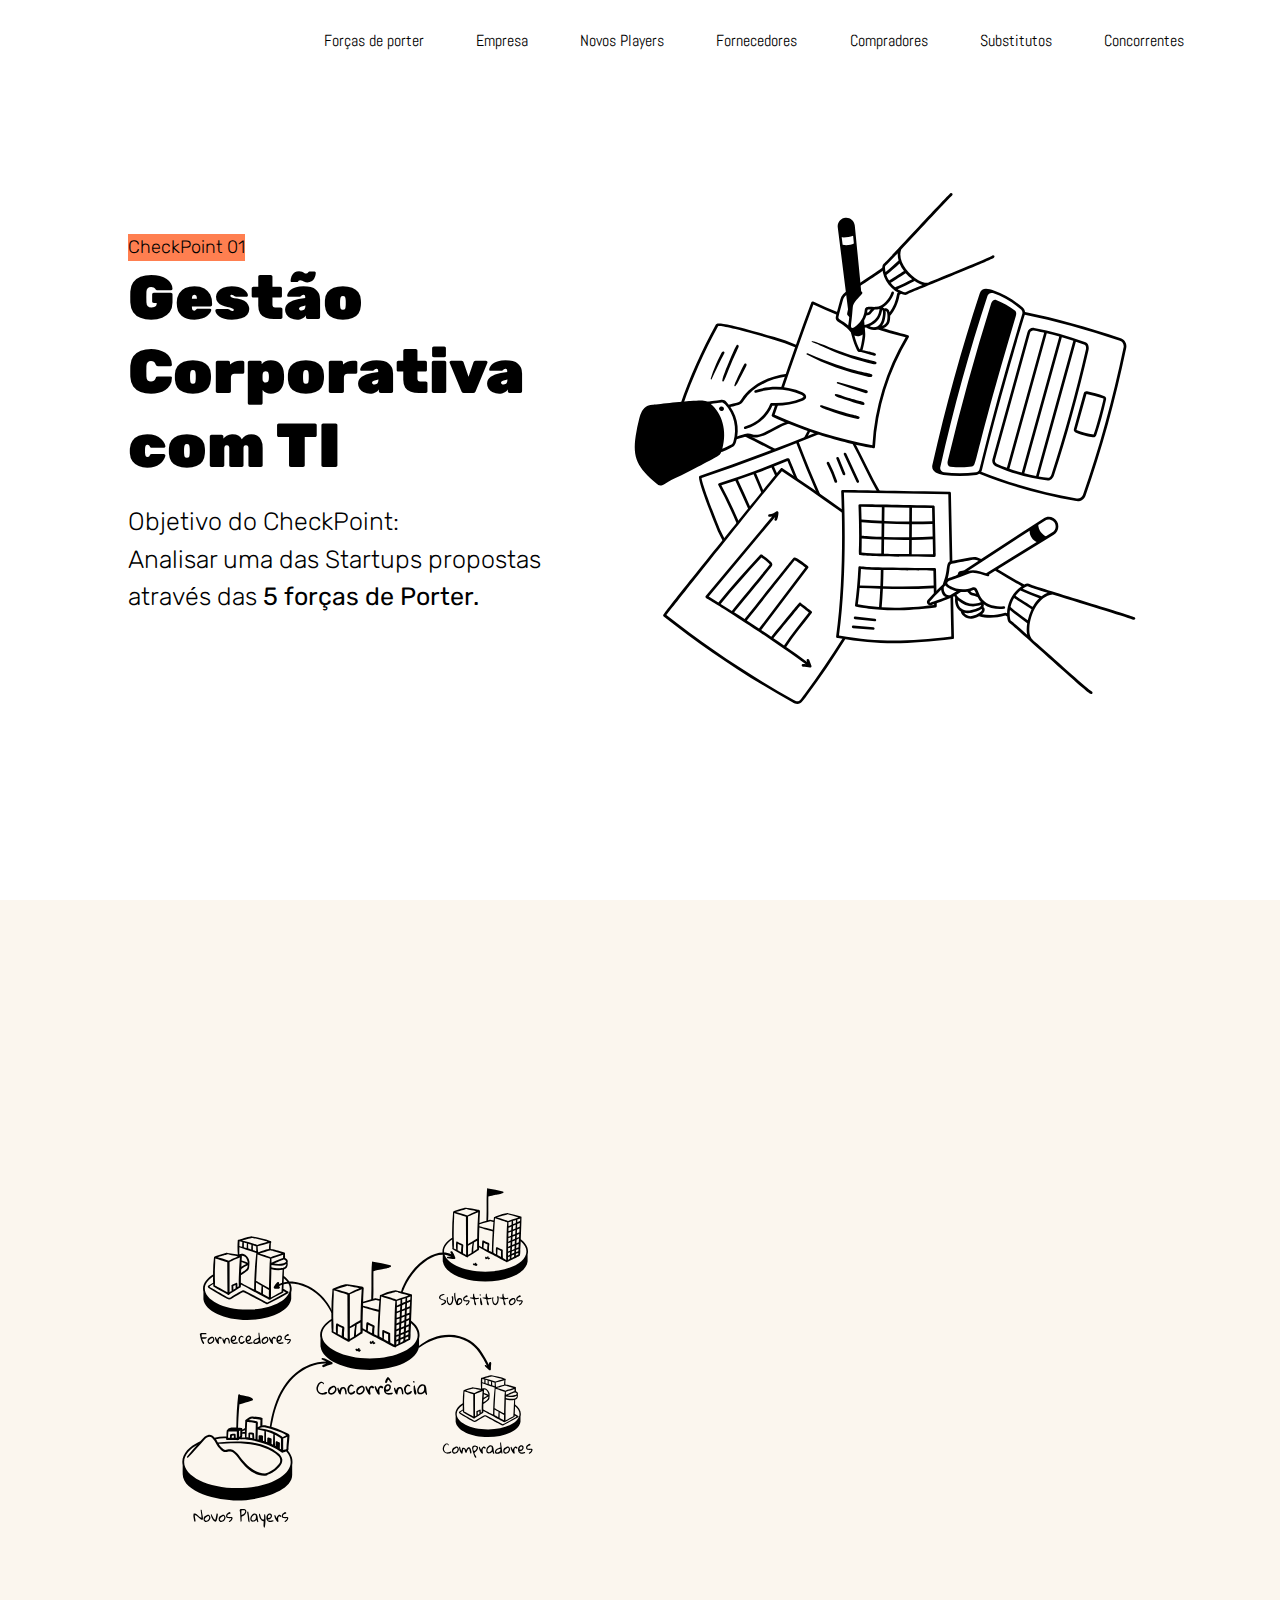
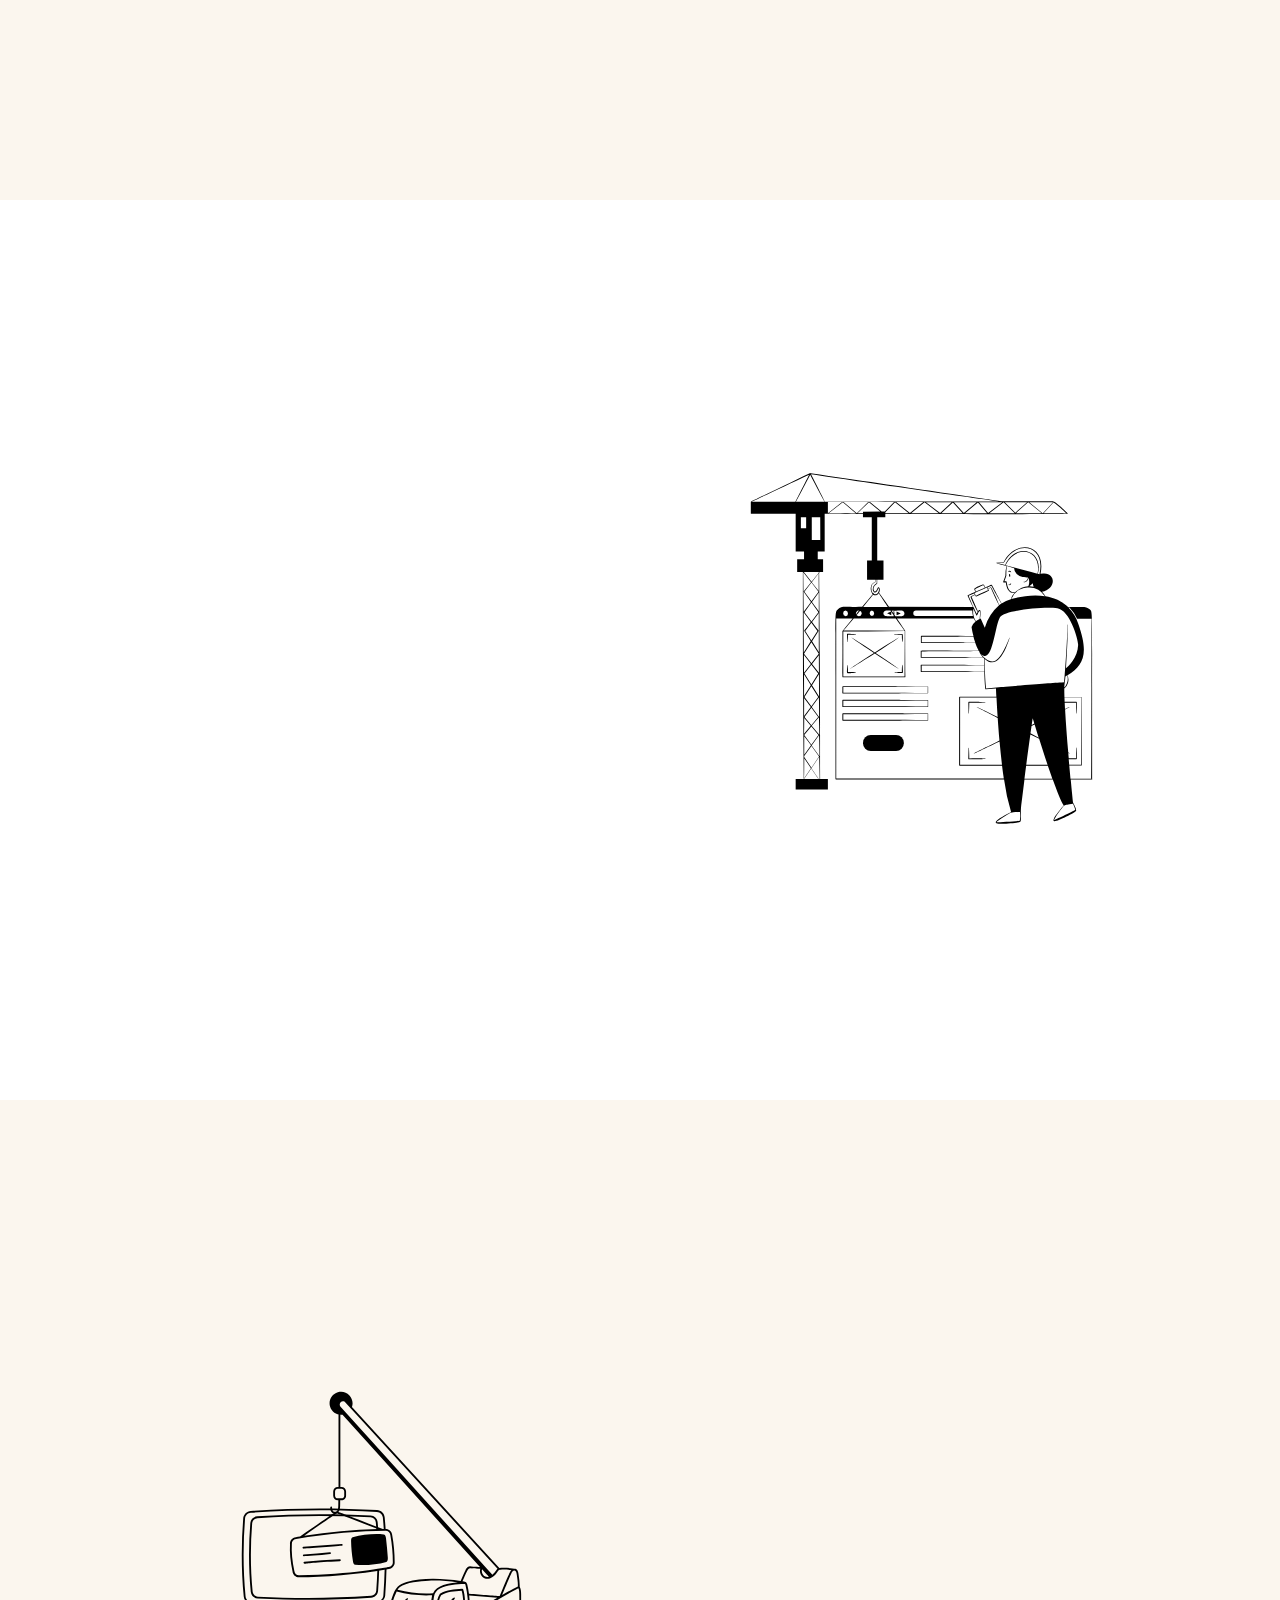
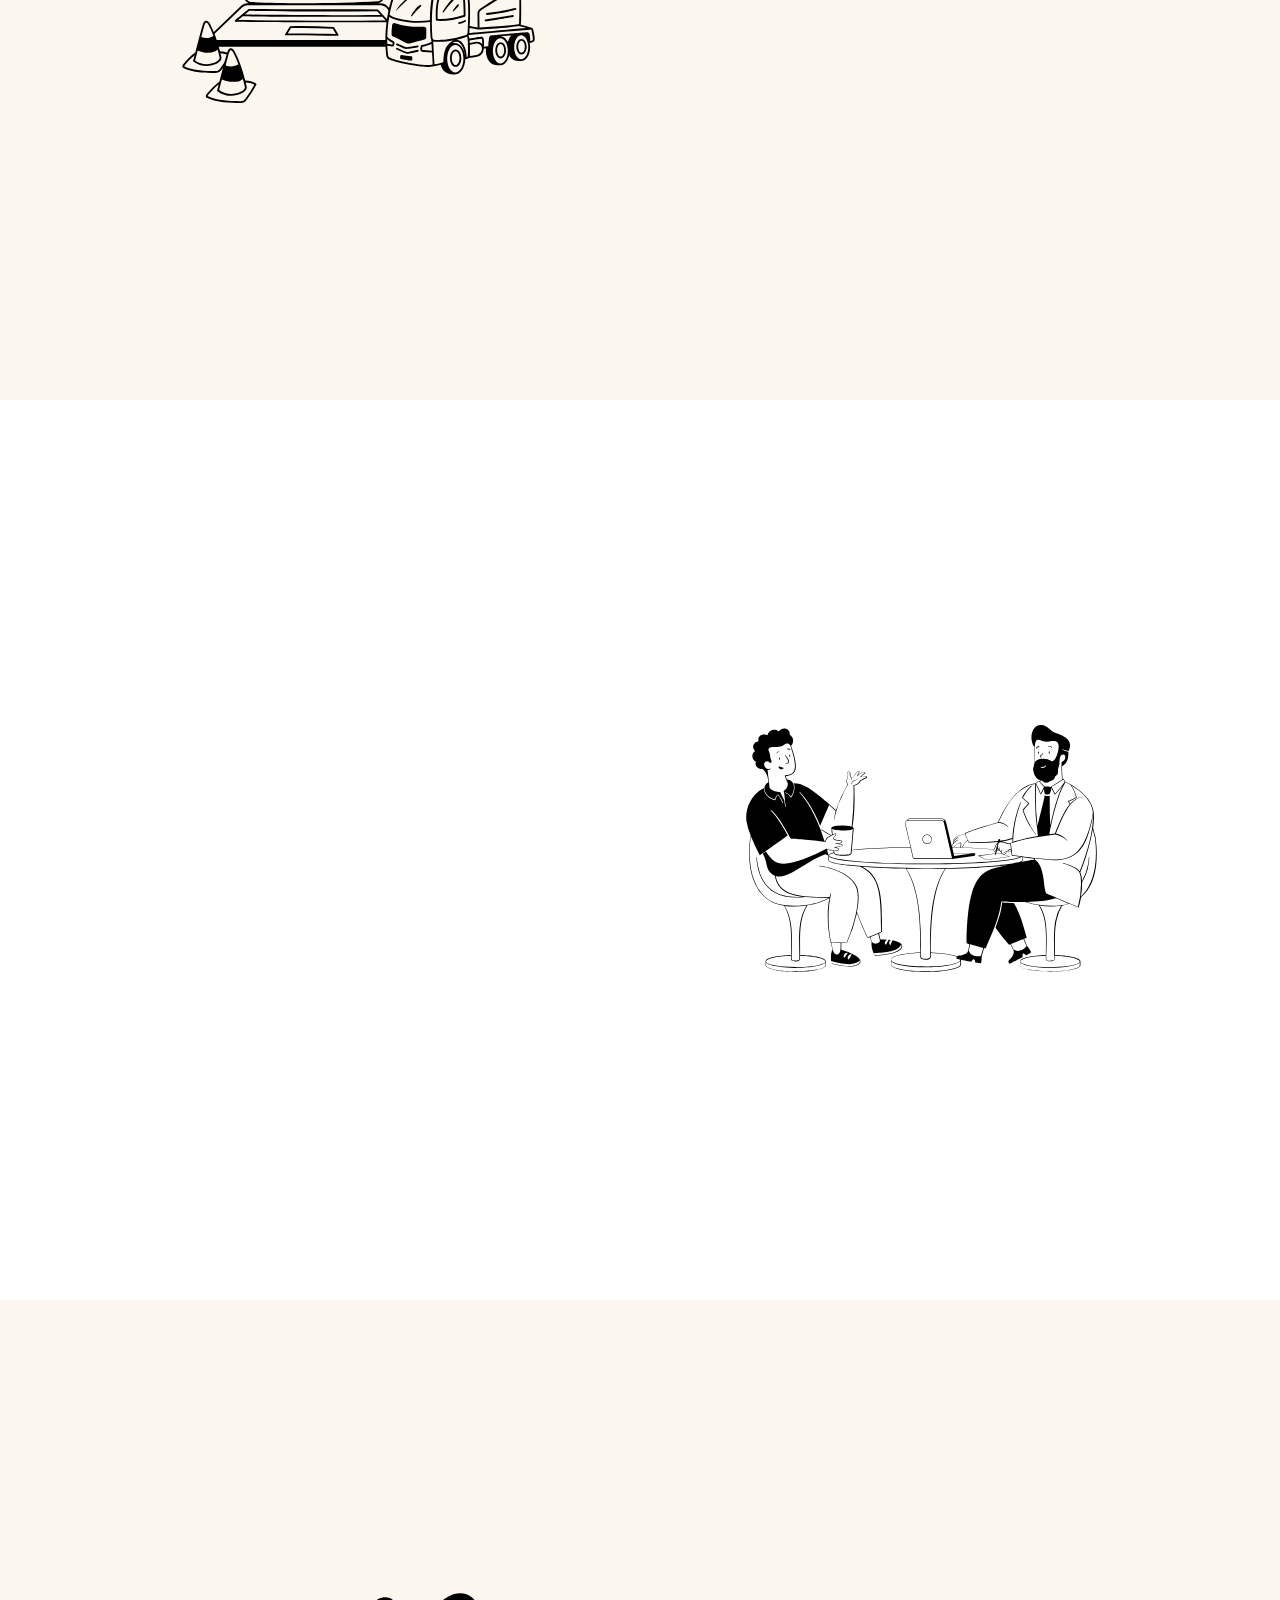
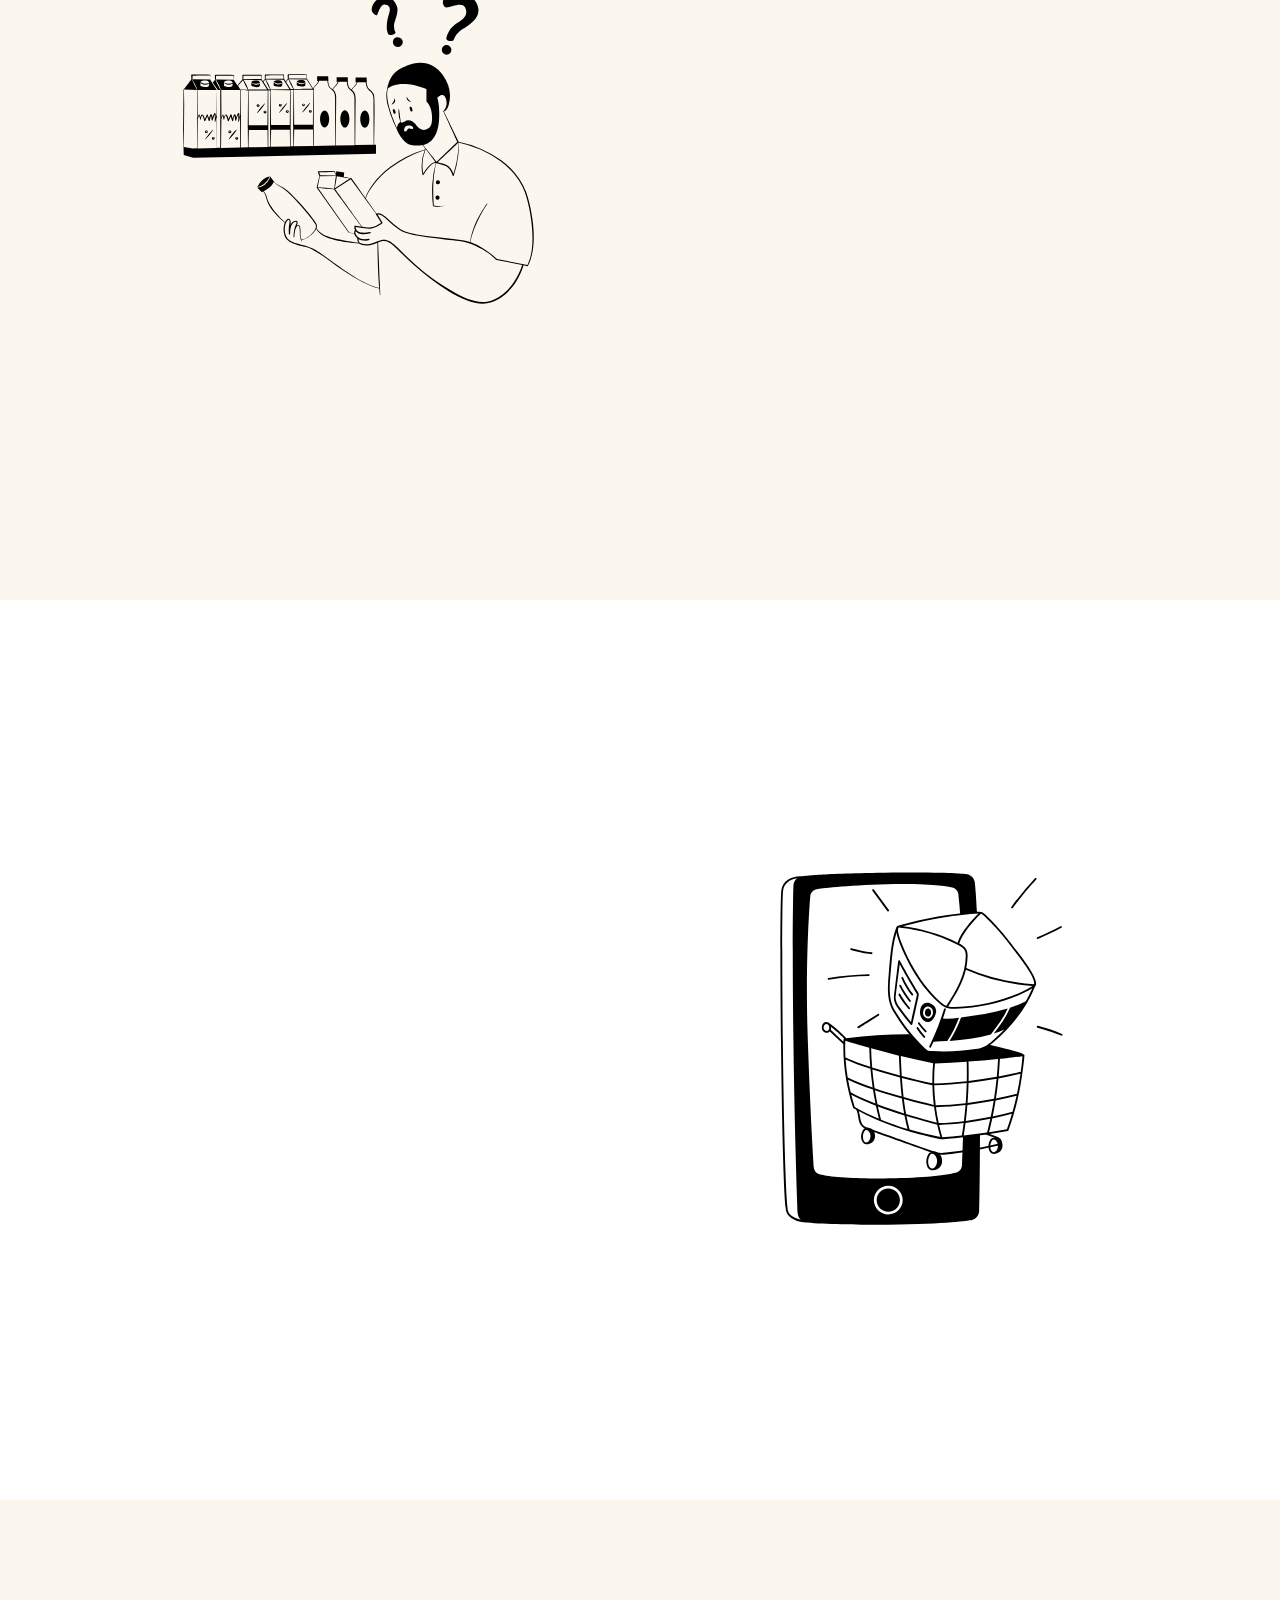
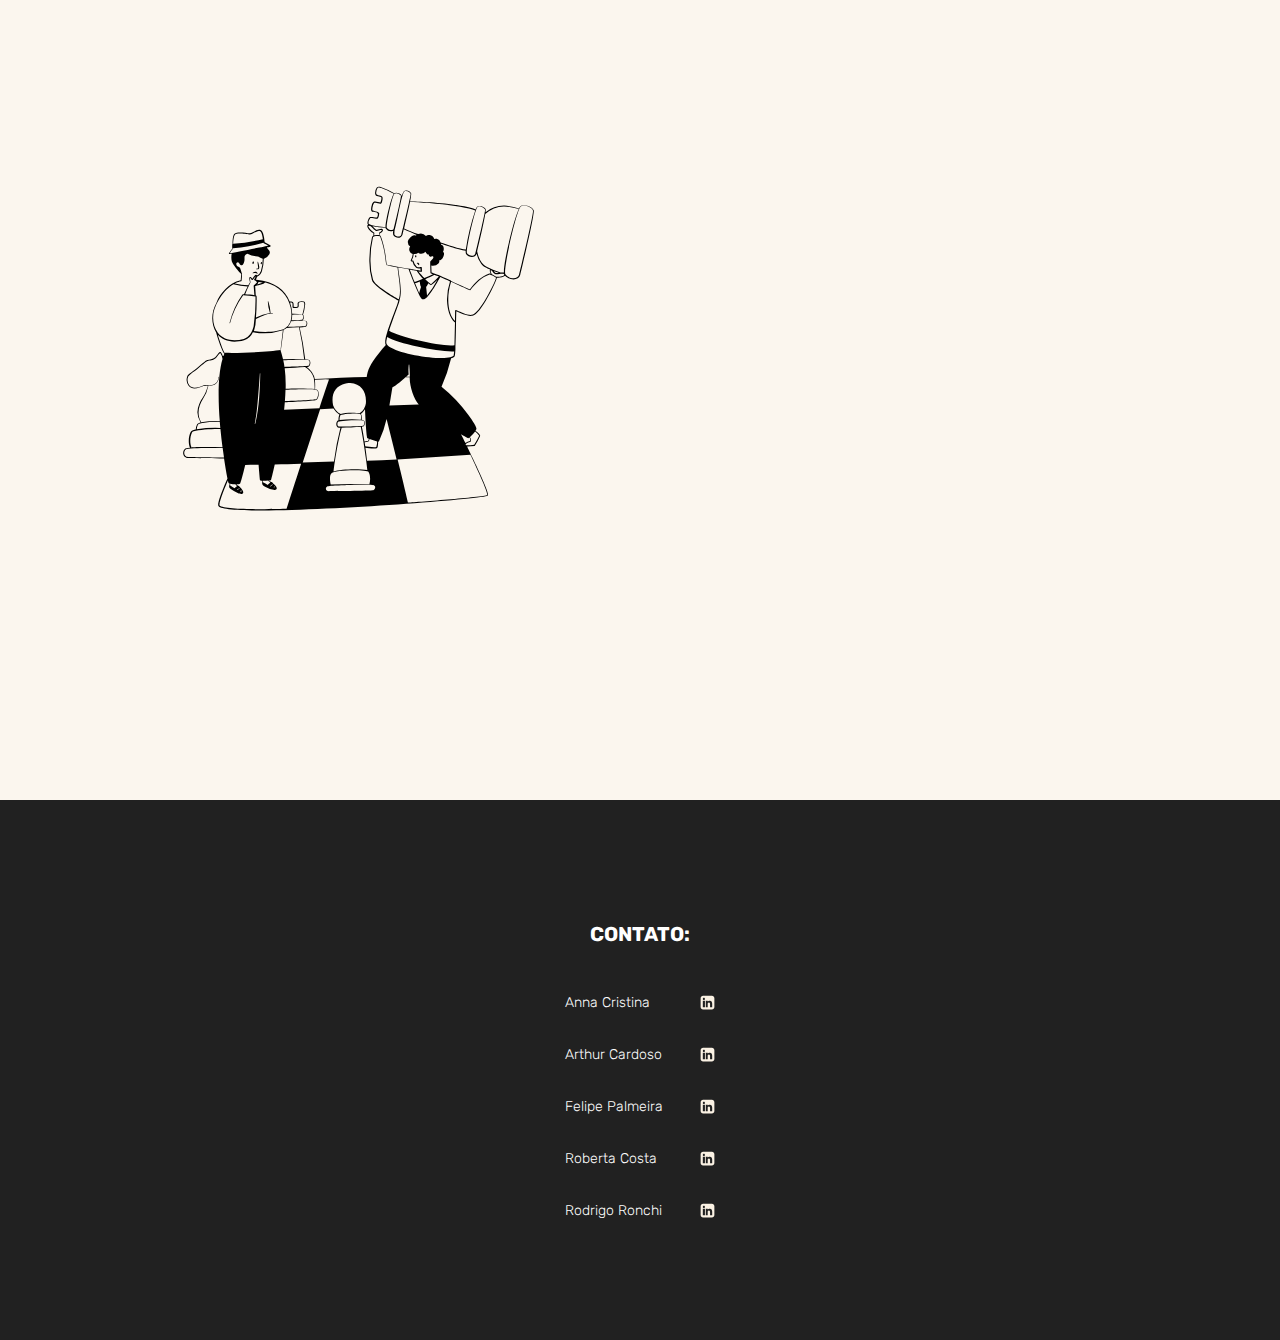
<file: index.html>
<!DOCTYPE html>
<html lang="pt-BR">

<head>
  <meta charset="UTF-8">
  <meta http-equiv="X-UA-Compatible" content="IE=edge">
  <meta name="viewport" content="width=device-width, initial-scale=1.0">
  <link rel="shortcut icon" href="./images/favicon.svg" type="image/x-icon">
  <link
    href="https://fonts.googleapis.com/css2?family=Abel&family=Rubik:ital,wght@0,300;0,400;0,500;0,600;0,700;0,900;1,300;1,400;1,500;1,600;1,700&display=swap"
    rel="stylesheet">


  <link rel="stylesheet" href="./css/reset.css">
  <link rel="stylesheet" href="./css/style.css">

  <title>Checkpoint 01</title>
</head>

<body>
  <header>
    <nav>

      <ul>
        <li><a href="./index.html">Forças de porter</a></li>
        <li><a href="#empresa">Empresa </a></li>
        <li><a href="./novos-players.html">Novos Players</a></li>
        <li><a href="./fornecedores.html">Fornecedores</a></li>
        <li><a href="./compradores.html">Compradores</a></li>
        <li><a href="./produtos-substitutos.html">Substitutos</a></li>
        <li><a href="./concorrentes.html">Concorrentes</a></li>
      </ul>
      <span class="menu-button">
        <svg viewBox="0 0 100 80" width="30" height="30">
          <rect width="100" height="10"></rect>
          <rect y="30" width="100" height="10"></rect>
          <rect y="60" width="100" height="10"></rect>
        </svg>
      </span>
    </nav>
  </header>

  <main>
    <section>
      <div class="headline" id="home">

        <div class="txt">
          <div class="realce checkpoint-color">
            <p>CheckPoint 01</p>
          </div>
          <h1 class="h1-home">Gestão Corporativa com TI</h1>
          <p class="p-home">Objetivo do CheckPoint:<br> Analisar uma das Startups propostas através das <strong>5 forças
              de
              Porter.</strong> </p>
          <a href="#" class="btn"></a>
        </div>

        <div class="home-illustration-width  home-illustration">
          <!--https://www.streamlinehq.com/illustrations/milano -->
          <img src="./images/feasibility-meeting.svg" alt="gestão corporativa de ti">
        </div>
      </div>
    </section>

    <section id="hero" class="bg">
      <div class="headline porter">

        <div class="txt">
          <div class="realce aquamarine-color ">
            <p>Forças de Porter</p>
          </div>
          <h1>O que são as 5 forças de porter?</h1>
          <p>As 5 Forças de Porter são um framework desenvolvido por Michael E. Porter, professor de negócios na Harvard
            Business School, que aponta as cinco forças competitivas que suportam e definem um negócio ou indústria.

            Apesar de ser uma metodologia com mais de 40 anos de existência, ainda é muito aplicada na hora de estudar a
            viabilidade e lucratividade de um mercado.

            O modelo é uma excelente <strong>ferramenta de análise competitiva</strong> aplicável a qualquer segmento ou
            nicho de mercado, tanto para indústria quanto para serviços. </p>
          <a href="#" class="btn"></a>
        </div>

        <div class="illustration">
          <!--https://www.streamlinehq.com/illustrations/milano -->
          <img src="./images/strategy-7.svg" class="image-size" alt="cinco forças de porter">
        </div>
      </div>

    </section>

    <section id="empresa">
      <div class="headline">

        <div class="txt">
          <div class="realce checkpoint-color">
            <p>Empresa:</p>
          </div>
          <h1>Viva Real</h1>
          <p>O Viva Real é um portal <strong>imobiliário brasileiro</strong> com uma das maiores bases de anúncios de
            imóveis. De fato,
            são mais de 5 milhões de ofertas de imóveis à venda no Brasil. Com a finalidade de locação, o portal de
            imóveis conta com quase 1 milhão de ofertas.

            O Viva Real também é o idealizador do Conecta Imobi. O maior evento para profissionais do mercado
            imobiliário do Brasil.

            Em 2017 houve a fusão do Viva Real com o Zap Imóveis. E a empresa passa a se chamar Grupo Zap. Já em março
            de 2020, a OLX Brasil anunciou a compra do Grupo ZAP por R$ 2,9 bilhões. </p>
          <a href="#" class="btn"></a>
        </div>

        <div class="illustration">
          <!--https://www.streamlinehq.com/illustrations/milano -->
          <img src="./images/site-builder-3.svg" class="image-size" alt="empresa">
        </div>
      </div>
    </section>
    <section id="um" class="bg">
      <div class="headline porter">

        <div class="txt">
          <div class="realce aquamarine-color ">
            <p>1º Força</p>
          </div>
          <h1>Novos Players </h1>
          <p>A indústria imobiliária online é altamente competitiva, mas a entrada de novos concorrentes é difícil, pois
            requer uma grande quantidade de capital para desenvolver uma plataforma eficaz e adquirir uma base de
            usuários significativa. Além disso, as principais plataformas de imóveis já têm uma forte presença de
            mercado, o que dificulta ainda mais a entrada de novos players. Portanto, a ameaça de novos entrantes é
            moderada.

          </p>
          <a href="./novos-players.html" class="button-outline-fill">Leia Mais</a>
        </div>

        <div class="illustration">
          <!--https://www.streamlinehq.com/illustrations/milano -->
          <img src="./images/on-site-work-field.svg" class="image-size" alt="novos players">
        </div>
      </div>

    </section>
    <section id="dois">
      <div class="headline">

        <div class="txt">
          <div class="realce checkpoint-color">
            <p>2º Força</p>
          </div>
          <h1>Fornecedores</h1>
          <p>Os fornecedores de imóveis são os proprietários, construtoras e incorporadoras que fornecem os imóveis a
            serem vendidos na plataforma. O poder de negociação desses fornecedores é relativamente baixo, pois eles
            dependem das plataformas de imóveis para comercializar suas propriedades. No entanto, em mercados com
            excesso de oferta, os fornecedores podem ter um pouco mais de poder de barganha, pois há mais opções
            disponíveis para escolher. Portanto, o poder de negociação dos fornecedores é moderado. </p>
          <a href="./fornecedores.html" class="button-outline-fill">Leia Mais</a>
        </div>

        <div class="illustration">
          <!--https://www.streamlinehq.com/illustrations/milano -->
          <img src="./images/conversation-businessman-customer-3.svg" class="image-size" alt="fornecedores">
        </div>
      </div>
    </section>
    <section id="tres" class="bg">
      <div class="headline porter">

        <div class="txt">
          <div class="realce aquamarine-color ">
            <p>3º Força</p>
          </div>
          <h1>Compradores </h1>
          <p>Os clientes têm um poder de negociação moderado, pois têm muitas opções disponíveis quando se trata de
            escolher uma plataforma de imóveis online. Eles podem facilmente comparar preços, recursos e opções de
            propriedade em diferentes plataformas e escolher aquela que oferece a melhor combinação de qualidade e
            preço. No entanto, as principais plataformas de imóveis têm uma forte presença de mercado, o que pode
            limitar as opções dos clientes. Portanto, o poder de negociação dos clientes é moderado.

          </p>
          <a href="./compradores.html" class="button-outline-fill">Leia Mais</a>
        </div>

        <div class="illustration">
          <!--https://www.streamlinehq.com/illustrations/milano -->
          <img src="./images/customer-having-too-many-choices-3.svg" class="image-size" alt="compradores">
        </div>
      </div>

    </section>
    <section id="quatro">
      <div class="headline">

        <div class="txt">
          <div class="realce checkpoint-color">
            <p>4º Força</p>
          </div>
          <h1>Produtos substitutos</h1>
          <p>A ameaça de produtos substitutos é baixa, pois a compra de uma propriedade é um investimento de longo prazo
            e um compromisso significativo. As plataformas de imóveis online oferecem aos clientes uma maneira
            conveniente e eficiente de comprar e vender imóveis, o que pode ser difícil de substituir por outros
            produtos ou serviços. Portanto, a ameaça de produtos substitutos é baixa.
          </p>
          <a href="produtos-substitutos.html" class="button-outline-fill">Leia Mais</a>
        </div>

        <div class="illustration">
          <!--https://www.streamlinehq.com/illustrations/milano -->
          <img src="./images/emptystates-add-product.svg" class="image-size" alt="produtos substitutos">
        </div>
      </div>
    </section>
    </section>
    <section id="cinco" class="bg">
      <div class="headline porter">

        <div class="txt">
          <div class="realce aquamarine-color ">
            <p>5º Força</p>
          </div>
          <h1>Concorrentes </h1>
          <p>A rivalidade entre os concorrentes é alta, pois existem várias plataformas de imóveis online estabelecidas
            e em rápido crescimento competindo pelo mesmo mercado de usuários. A competição é intensa em termos de
            recursos, preço, qualidade do serviço e opções de propriedade oferecidas. Além disso, as principais
            plataformas de imóveis estão constantemente inovando para atrair e reter usuários, o que aumenta ainda mais
            a rivalidade. Portanto, a rivalidade entre os concorrentes é alta.

          </p>
          <a href="./concorrentes.html" class="button-outline-fill">Leia Mais</a>
        </div>

        <div class="illustration">
          <!--https://www.streamlinehq.com/illustrations/milano -->
          <img src="./images/strategy-1.svg" class="image-size" alt="concorrentes">
        </div>
      </div>

    </section>
  </main>

  <footer>

    <section class="footer">
      <div class="footer-content">
        <h2>CONTATO:</h2>
        <nav>
          <ul>
            <li><a href="https://www.linkedin.com/in/anna-cristina-don%C3%A1-araujo-309bb815a/" target="_blank"><img
                  class="linkedin" src="./images/linkedin.svg"> <span class="span-contato">Anna Cristina</span> </a>
            </li>
            <li><a href="https://www.linkedin.com/in/arthurcardoso-/" target="_blank"><img class="linkedin"
                  src="./images/linkedin.svg"> <span>Arthur Cardoso</span> </a></li>
            <li><a href="https://www.linkedin.com/in/ffdev/" target="_blank"> <img class="linkedin"
                  src="./images/linkedin.svg"> <span>Felipe Palmeira</span></a></li>
            <li><a href="https://www.linkedin.com/in/roberta-costa-677209243/" target="_blank"><img class="linkedin"
                  src="./images/linkedin.svg"> <span>Roberta Costa</span></a></li>
            <li><a href="#https://www.linkedin.com/in/rodrigo-ronchi-b68145230/" target="_blank"><img class="linkedin"
                  src="./images/linkedin.svg"> <span>Rodrigo Ronchi</span></a></li>

          </ul>
        </nav>


      </div>
    </section>

  </footer>
  <script src="./js/script.js"></script>
</body>

</html>
</file>
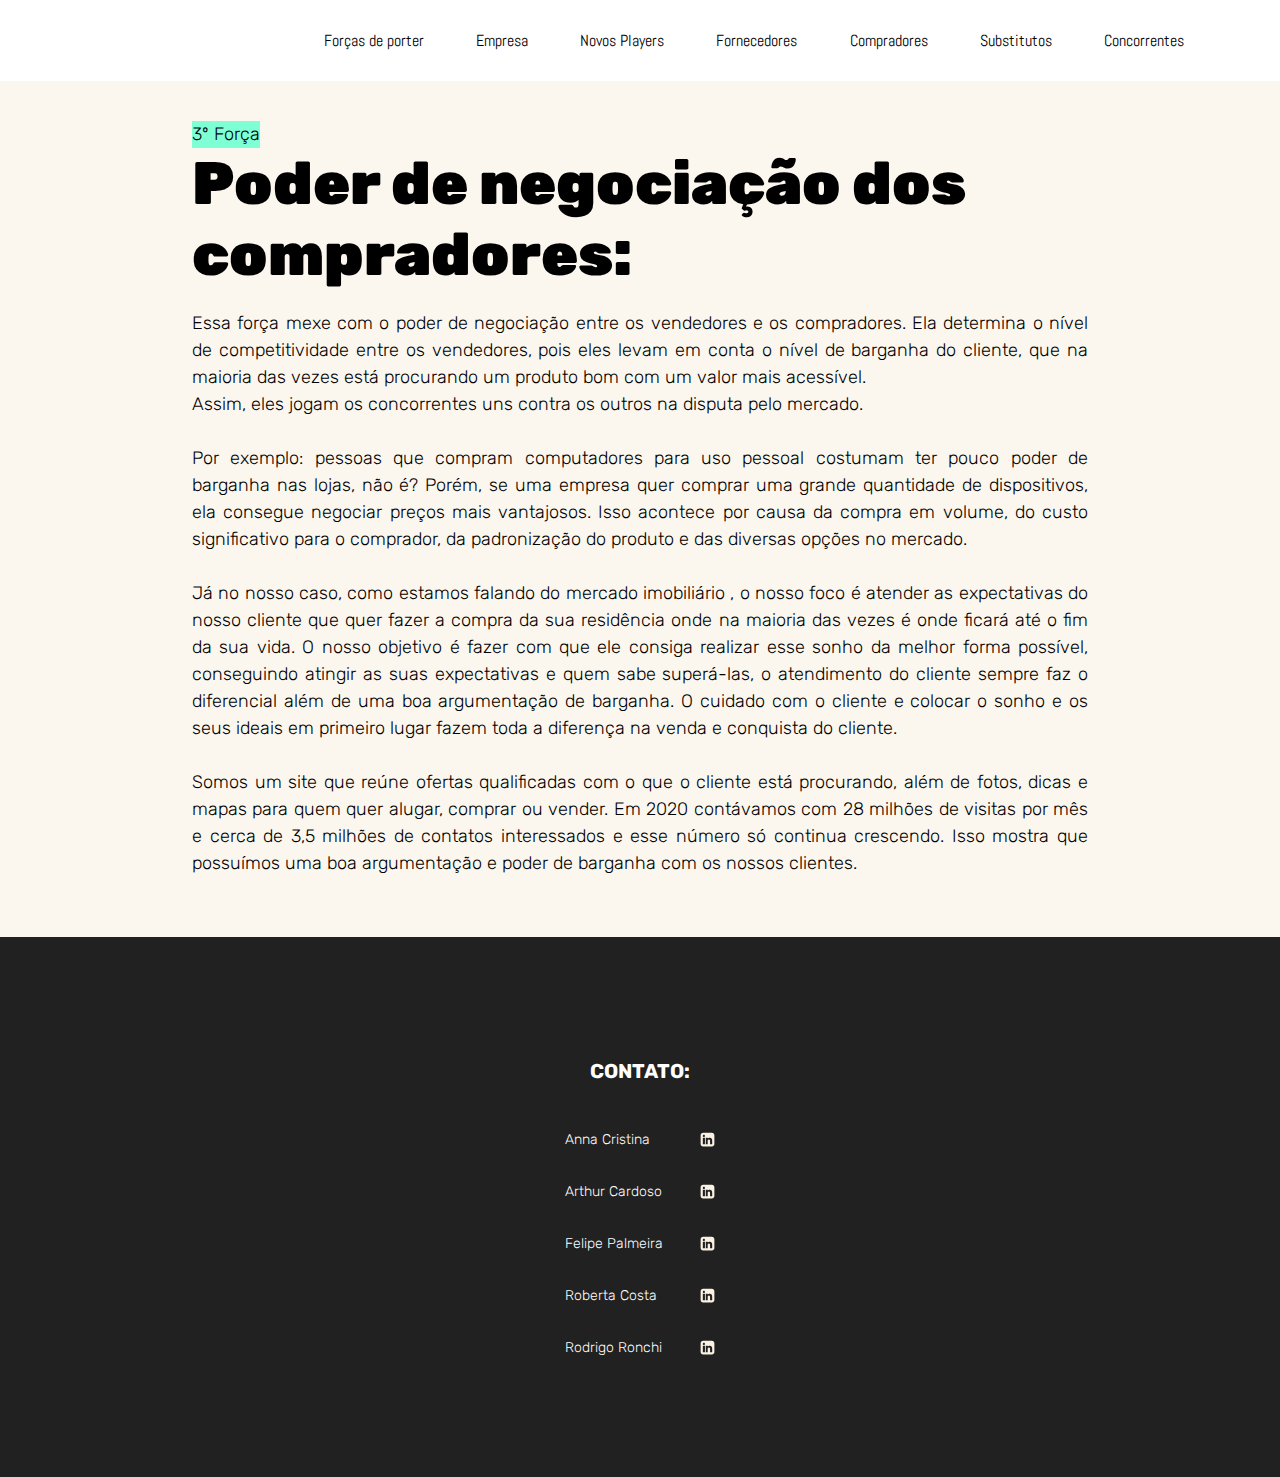
<file: compradores.html>
<!DOCTYPE html>
<html lang="pt-BR">

<head>
    <meta charset="UTF-8">
    <meta http-equiv="X-UA-Compatible" content="IE=edge">
    <meta name="viewport" content="width=device-width, initial-scale=1.0">
    <link rel="shortcut icon" href="./images/favicon.svg" type="image/x-icon">
    <link
        href="https://fonts.googleapis.com/css2?family=Abel&family=Rubik:ital,wght@0,300;0,400;0,500;0,600;0,700;0,900;1,300;1,400;1,500;1,600;1,700&display=swap"
        rel="stylesheet">


    <link rel="stylesheet" href="./css/reset.css">
    <link rel="stylesheet" href="./css/style.css">
    <link rel="stylesheet" href="./css/fornecedores.css">

    <title>Checkpoint 01</title>
</head>

<body>
    <header>
        <nav>

            <ul>
                <li><a href="./index.html">Forças de porter</a></li>
                <li><a href="./index.html">Empresa </a></li>
                <li><a href="./novos-players.html">Novos Players</a></li>
                <li><a href="./fornecedores.html">Fornecedores</a></li>
                <li><a href="./compradores.html">Compradores</a></li>
                <li><a href="./produtos-substitutos.html">Substitutos</a></li>
                <li><a href="./concorrentes.html">Concorrentes</a></li>
            </ul>
            <span class="menu-button">
                <svg viewBox="0 0 100 80" width="30" height="30">
                    <rect width="100" height="10"></rect>
                    <rect y="30" width="100" height="10"></rect>
                    <rect y="60" width="100" height="10"></rect>
                </svg>
            </span>
        </nav>
    </header>

    <main>

        <article>



            <div class="realce aquamarine-color ">
                <p>3º Força</p>
            </div>
            <h1>Poder de negociação dos compradores:</h1>

            <p>Essa força mexe com o poder de negociação entre os vendedores e os compradores.
                Ela determina o nível de competitividade entre os vendedores, pois eles levam em conta o nível de
                barganha do cliente, que na maioria das vezes está procurando um produto bom com um valor mais
                acessível.<br>
                Assim, eles jogam os concorrentes uns contra os outros na disputa pelo mercado.<br><br>

                Por exemplo: pessoas que compram computadores para uso pessoal costumam ter pouco poder de barganha nas
                lojas, não é? Porém, se uma empresa quer comprar uma grande quantidade de dispositivos, ela consegue
                negociar preços mais vantajosos. Isso acontece por causa da compra em volume, do custo significativo
                para o comprador, da padronização do produto e das diversas opções no mercado.<br><br>
                Já no nosso caso, como estamos falando do mercado imobiliário , o nosso foco é atender as expectativas
                do nosso cliente que quer fazer a compra da sua residência onde na maioria das vezes é onde ficará até o
                fim da sua vida. O nosso objetivo é fazer com que ele consiga realizar esse sonho da melhor forma
                possível, conseguindo atingir as suas expectativas e quem sabe superá-las, o atendimento do cliente
                sempre faz o diferencial além de uma boa argumentação de barganha. O cuidado com o cliente e colocar o
                sonho e os seus ideais em primeiro lugar fazem toda a diferença na venda e conquista do cliente.<br><br>
                Somos um site que reúne ofertas qualificadas com o que o cliente está procurando, além de fotos, dicas e
                mapas para quem quer alugar, comprar ou vender. Em 2020 contávamos com 28 milhões de visitas por mês e
                cerca de 3,5 milhões de contatos interessados e esse número só continua crescendo. Isso mostra que
                possuímos uma boa argumentação e poder de barganha com os nossos clientes.



            </p>


        </article>

    </main>

    <footer>

        <section class="footer">
            <div class="footer-content">
                <h2>CONTATO:</h2>
                <nav>
                    <ul>
                        <li><a href="https://www.linkedin.com/in/anna-cristina-don%C3%A1-araujo-309bb815a/"
                                target="_blank"><img class="linkedin" src="./images/linkedin.svg"> <span
                                    class="span-contato">Anna Cristina</span> </a></li>
                        <li><a href="https://www.linkedin.com/in/arthurcardoso-/" target="_blank"><img class="linkedin"
                                    src="./images/linkedin.svg"> <span>Arthur Cardoso</span> </a></li>
                        <li><a href="https://www.linkedin.com/in/ffdev/" target="_blank"> <img class="linkedin"
                                    src="./images/linkedin.svg"> <span>Felipe Palmeira</span></a></li>
                        <li><a href="https://www.linkedin.com/in/roberta-costa-677209243/" target="_blank"><img
                                    class="linkedin" src="./images/linkedin.svg"> <span>Roberta Costa</span></a></li>
                        <li><a href="#https://www.linkedin.com/in/rodrigo-ronchi-b68145230/" target="_blank"><img
                                    class="linkedin" src="./images/linkedin.svg"> <span>Rodrigo Ronchi</span></a></li>

                    </ul>
                </nav>


            </div>
        </section>

    </footer>
    <script src="./js/script.js"></script>
</body>

</html>
</file>
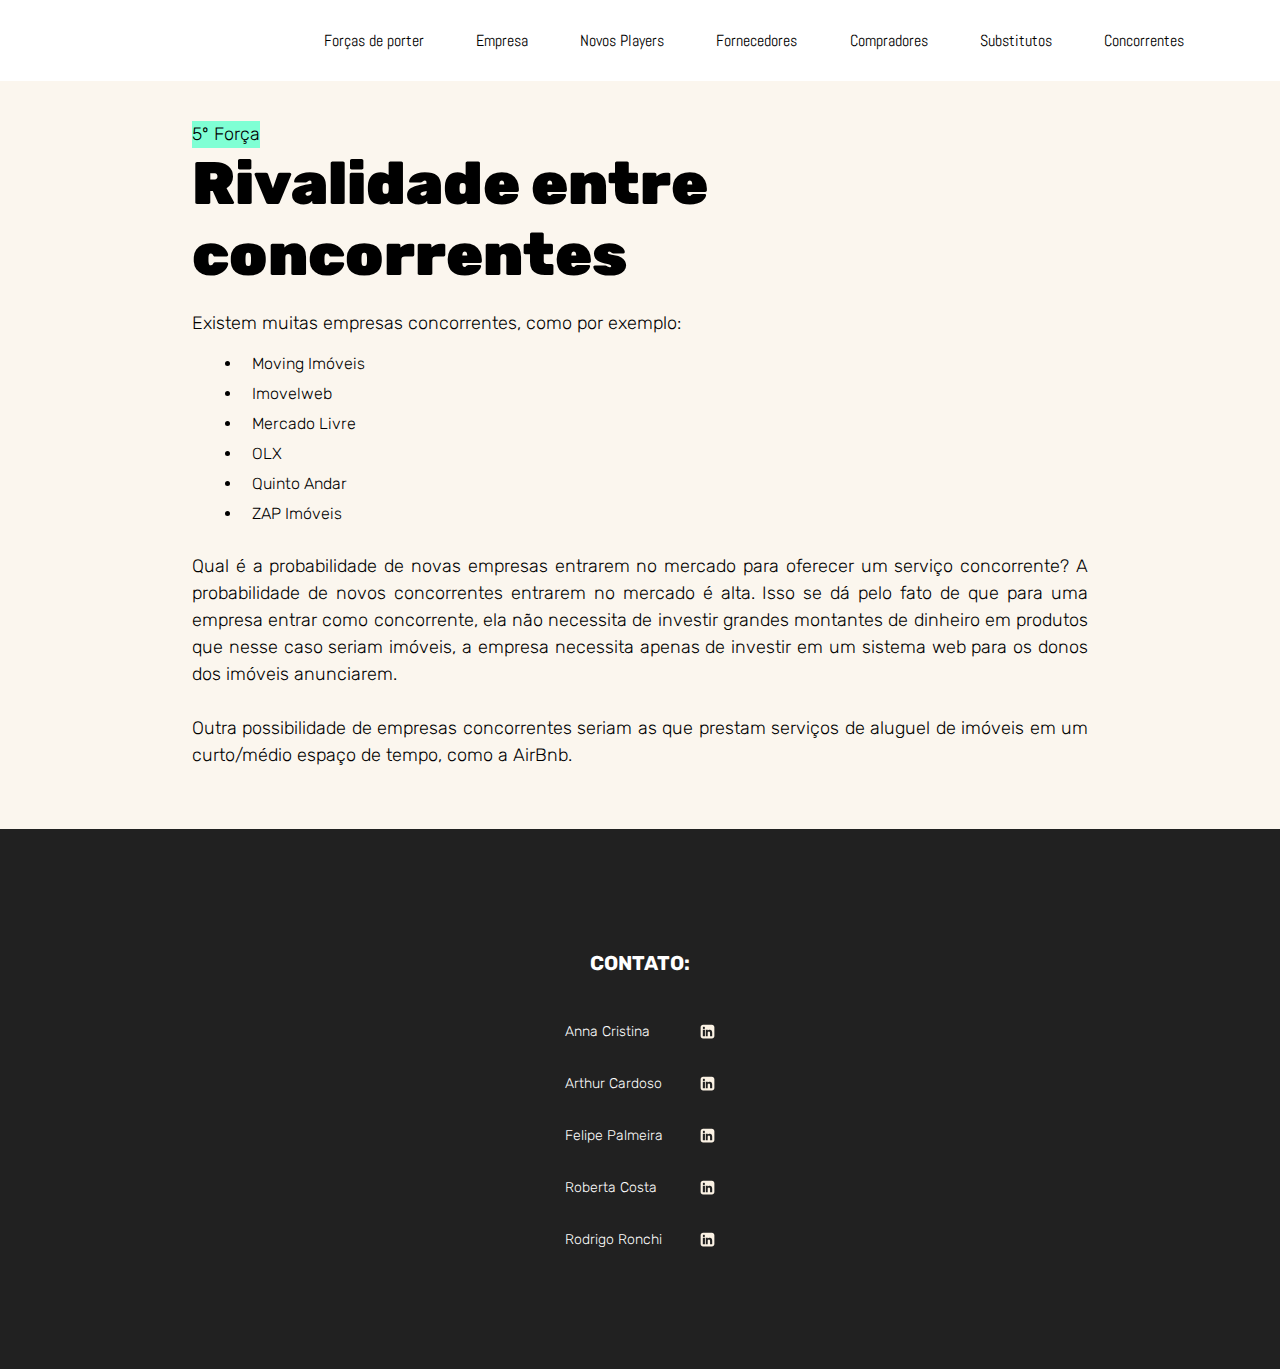
<file: concorrentes.html>
<!DOCTYPE html>
<html lang="pt-BR">

<head>
    <meta charset="UTF-8">
    <meta http-equiv="X-UA-Compatible" content="IE=edge">
    <meta name="viewport" content="width=device-width, initial-scale=1.0">
    <link rel="shortcut icon" href="./images/favicon.svg" type="image/x-icon">
    <link
        href="https://fonts.googleapis.com/css2?family=Abel&family=Rubik:ital,wght@0,300;0,400;0,500;0,600;0,700;0,900;1,300;1,400;1,500;1,600;1,700&display=swap"
        rel="stylesheet">


    <link rel="stylesheet" href="./css/reset.css">
    <link rel="stylesheet" href="./css/style.css">
    <link rel="stylesheet" href="./css/concorrentes.css">

    <title>Checkpoint 01</title>
</head>

<body>
    <header>
        <nav>

            <ul>
                <li><a href="./index.html">Forças de porter</a></li>
                <li><a href="./index.html">Empresa </a></li>
                <li><a href="./novos-players.html">Novos Players</a></li>
                <li><a href="./fornecedores.html">Fornecedores</a></li>
                <li><a href="./compradores.html">Compradores</a></li>
                <li><a href="./produtos-substitutos.html">Substitutos</a></li>
                <li><a href="./concorrentes.html">Concorrentes</a></li>
            </ul>
            <span class="menu-button">
                <svg viewBox="0 0 100 80" width="30" height="30">
                    <rect width="100" height="10"></rect>
                    <rect y="30" width="100" height="10"></rect>
                    <rect y="60" width="100" height="10"></rect>
                </svg>
            </span>
        </nav>
    </header>

    <main>

        <article>



            <div class="realce aquamarine-color ">
                <p>5º Força</p>
            </div>
            <h1>Rivalidade entre concorrentes</h1>

            <p>Existem muitas empresas concorrentes, como por exemplo:</p><br>
            <ul class="txt-list">
                <li>Moving Imóveis</li>
                <li>Imovelweb</li>
                <li>Mercado Livre</li>
                <li>OLX</li>
                <li>Quinto Andar</li>
                <li>ZAP Imóveis</li>
            </ul>
            <br><br>
            <p>Qual é a probabilidade de novas empresas entrarem no mercado para oferecer um serviço concorrente?
                A probabilidade de novos concorrentes entrarem no mercado é alta. Isso se dá pelo fato de que para uma
                empresa entrar como concorrente, ela não necessita de investir grandes montantes de dinheiro em produtos
                que nesse caso seriam imóveis, a empresa necessita apenas de investir em um sistema web para os donos
                dos imóveis anunciarem.<br><br>
                Outra possibilidade de empresas concorrentes seriam as que prestam serviços de aluguel de imóveis em um
                curto/médio espaço de tempo, como a AirBnb.
            </p>

        </article>

    </main>
    <footer>

        <section class="footer">
            <div class="footer-content">
                <h2>CONTATO:</h2>
                <nav>
                    <ul>
                        <li><a href="https://www.linkedin.com/in/anna-cristina-don%C3%A1-araujo-309bb815a/"
                                target="_blank"><img class="linkedin" src="./images/linkedin.svg"> <span
                                    class="span-contato">Anna Cristina</span> </a></li>
                        <li><a href="https://www.linkedin.com/in/arthurcardoso-/" target="_blank"><img class="linkedin"
                                    src="./images/linkedin.svg"> <span>Arthur Cardoso</span> </a></li>
                        <li><a href="https://www.linkedin.com/in/ffdev/" target="_blank"> <img class="linkedin"
                                    src="./images/linkedin.svg"> <span>Felipe Palmeira</span></a></li>
                        <li><a href="https://www.linkedin.com/in/roberta-costa-677209243/" target="_blank"><img
                                    class="linkedin" src="./images/linkedin.svg"> <span>Roberta Costa</span></a></li>
                        <li><a href="#https://www.linkedin.com/in/rodrigo-ronchi-b68145230/" target="_blank"><img
                                    class="linkedin" src="./images/linkedin.svg"> <span>Rodrigo Ronchi</span></a></li>

                    </ul>
                </nav>


            </div>
        </section>

    </footer>
    <script src="./js/script.js"></script>
</body>

</html>
</file>
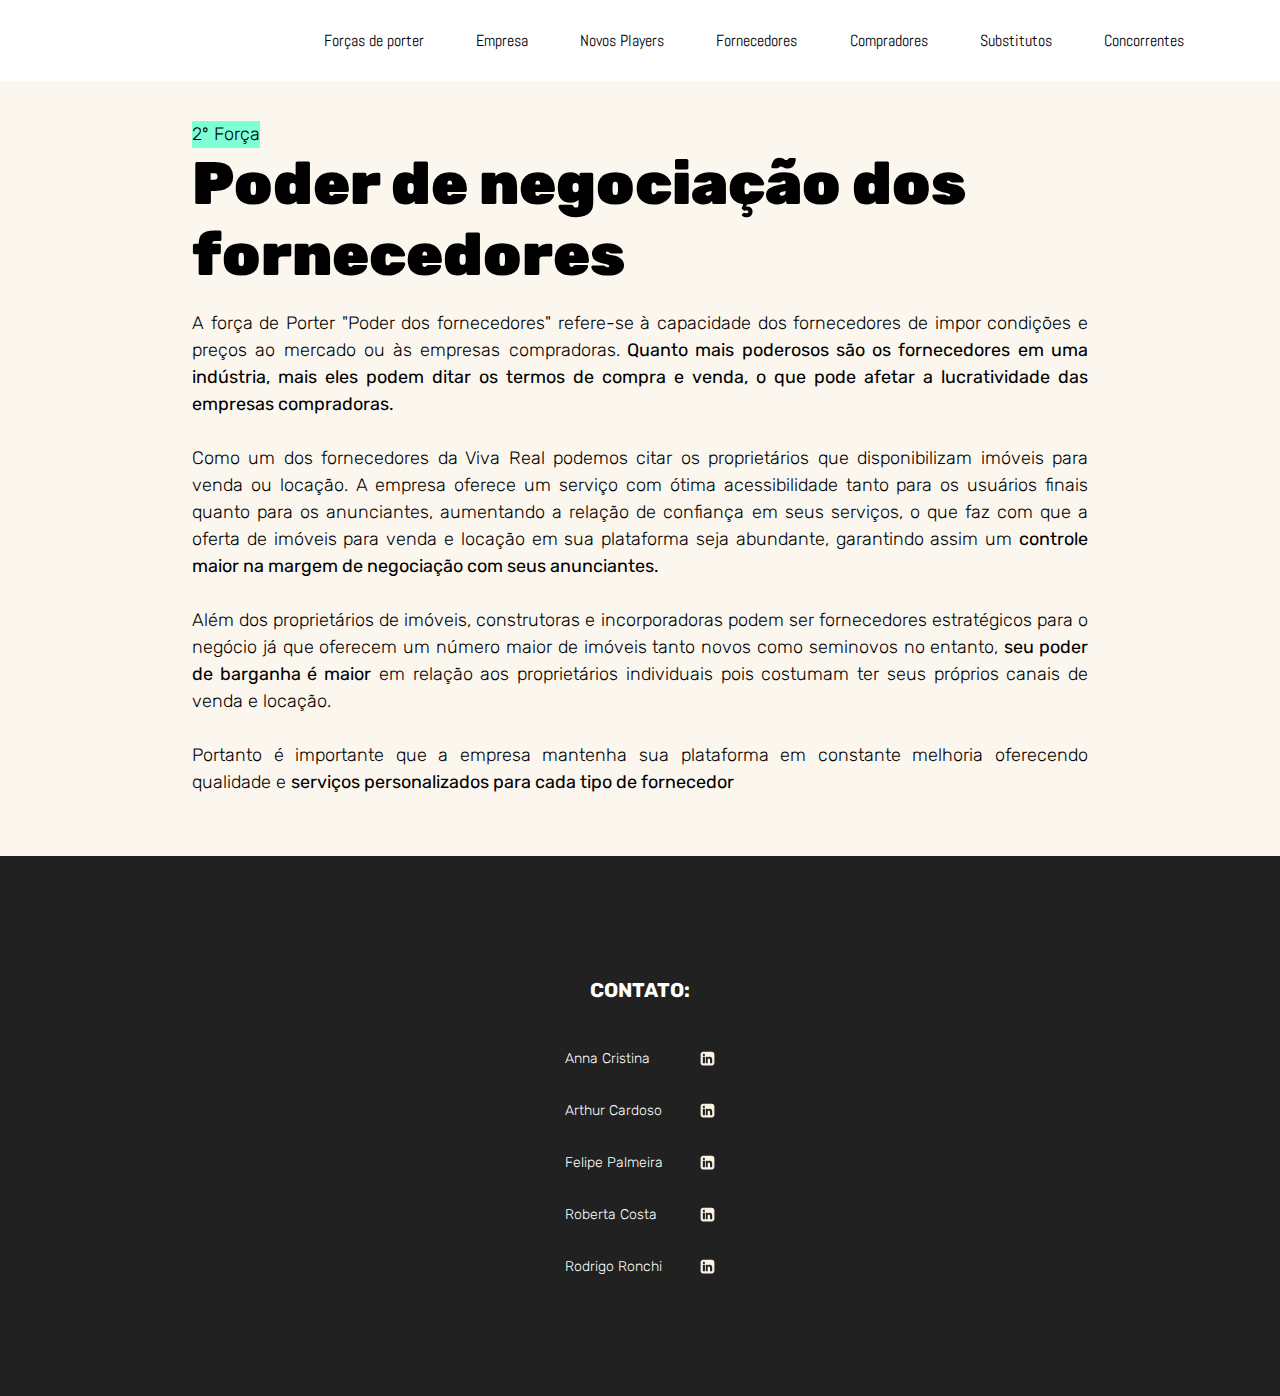
<file: fornecededores.html>
<!DOCTYPE html>
<html lang="pt-BR">

<head>
    <meta charset="UTF-8">
    <meta http-equiv="X-UA-Compatible" content="IE=edge">
    <meta name="viewport" content="width=device-width, initial-scale=1.0">
    <link rel="shortcut icon" href="./images/favicon.svg" type="image/x-icon">
    <link
        href="https://fonts.googleapis.com/css2?family=Abel&family=Rubik:ital,wght@0,300;0,400;0,500;0,600;0,700;0,900;1,300;1,400;1,500;1,600;1,700&display=swap"
        rel="stylesheet">


    <link rel="stylesheet" href="./css/reset.css">
    <link rel="stylesheet" href="./css/style.css">
    <link rel="stylesheet" href="./css/fornecedores.css">

    <title>Checkpoint 01</title>
</head>

<body>
    <header>
        <nav>

            <ul>
                <li><a href="./index.html">Forças de porter</a></li>
                <li><a href="./index.html">Empresa </a></li>
                <li><a href="./novos-players.html">Novos Players</a></li>
                <li><a href="./fornecedores.html">Fornecedores</a></li>
                <li><a href="./compradores.html">Compradores</a></li>
                <li><a href="./produtos-substitutos.html">Substitutos</a></li>
                <li><a href="./concorrentes.html">Concorrentes</a></li>
            </ul>
            <span class="menu-button">
                <svg viewBox="0 0 100 80" width="30" height="30">
                    <rect width="100" height="10"></rect>
                    <rect y="30" width="100" height="10"></rect>
                    <rect y="60" width="100" height="10"></rect>
                </svg>
            </span>
        </nav>
    </header>

    <main>

        <article>



            <div class="realce aquamarine-color ">
                <p>2º Força</p>
            </div>
            <h1>Poder de negociação dos fornecedores</h1>

            <p>A força de Porter "Poder dos fornecedores" refere-se à capacidade dos fornecedores de impor condições e
                preços ao mercado ou às empresas compradoras.<strong> Quanto mais poderosos são os fornecedores em uma
                    indústria, mais eles podem ditar os termos de compra e venda, o que pode afetar a lucratividade das
                    empresas compradoras.</strong><br><br>

                Como um dos fornecedores da Viva Real podemos citar os proprietários que disponibilizam imóveis para
                venda ou locação. A empresa oferece um serviço com ótima acessibilidade tanto para os usuários finais
                quanto para os anunciantes, aumentando a relação de confiança em seus serviços, o que faz com que a
                oferta de imóveis para venda e locação em sua plataforma seja abundante, garantindo assim um <strong>
                    controle maior na margem de negociação com seus anunciantes.</strong><br><br>

                Além dos proprietários de imóveis, construtoras e incorporadoras podem ser fornecedores estratégicos
                para o negócio já que oferecem um número maior de imóveis tanto novos como seminovos no entanto,
                <strong>seu poder de barganha é maior</strong> em relação aos proprietários individuais pois costumam
                ter seus próprios canais de venda e locação.<br><br>

                Portanto é importante que a empresa mantenha sua plataforma em constante melhoria oferecendo qualidade e
                <strong>serviços personalizados para cada tipo de fornecedor</strong ja que cada um pode ter demandas
                    diferentes. Produtos pensados para cada tipo de cliente pode ser uma ótima estratégia para superar
                    expectativas aumentando a probabilidade dos clientes retornarem no futuro. </p>


        </article>

    </main>

    <footer>

        <section class="footer">
            <div class="footer-content">
                <h2>CONTATO:</h2>
                <nav>
                    <ul>
                        <li><a href="https://www.linkedin.com/in/anna-cristina-don%C3%A1-araujo-309bb815a/"
                                target="_blank"><img class="linkedin" src="./images/linkedin.svg"> <span
                                    class="span-contato">Anna Cristina</span> </a></li>
                        <li><a href="https://www.linkedin.com/in/arthurcardoso-/" target="_blank"><img class="linkedin"
                                    src="./images/linkedin.svg"> <span>Arthur Cardoso</span> </a></li>
                        <li><a href="https://www.linkedin.com/in/ffdev/" target="_blank"> <img class="linkedin"
                                    src="./images/linkedin.svg"> <span>Felipe Palmeira</span></a></li>
                        <li><a href="https://www.linkedin.com/in/roberta-costa-677209243/" target="_blank"><img
                                    class="linkedin" src="./images/linkedin.svg"> <span>Roberta Costa</span></a></li>
                        <li><a href="#https://www.linkedin.com/in/rodrigo-ronchi-b68145230/" target="_blank"><img
                                    class="linkedin" src="./images/linkedin.svg"> <span>Rodrigo Ronchi</span></a></li>

                    </ul>
                </nav>


            </div>
        </section>

    </footer>
    <script src="./js/script.js"></script>
</body>

</html>
</file>
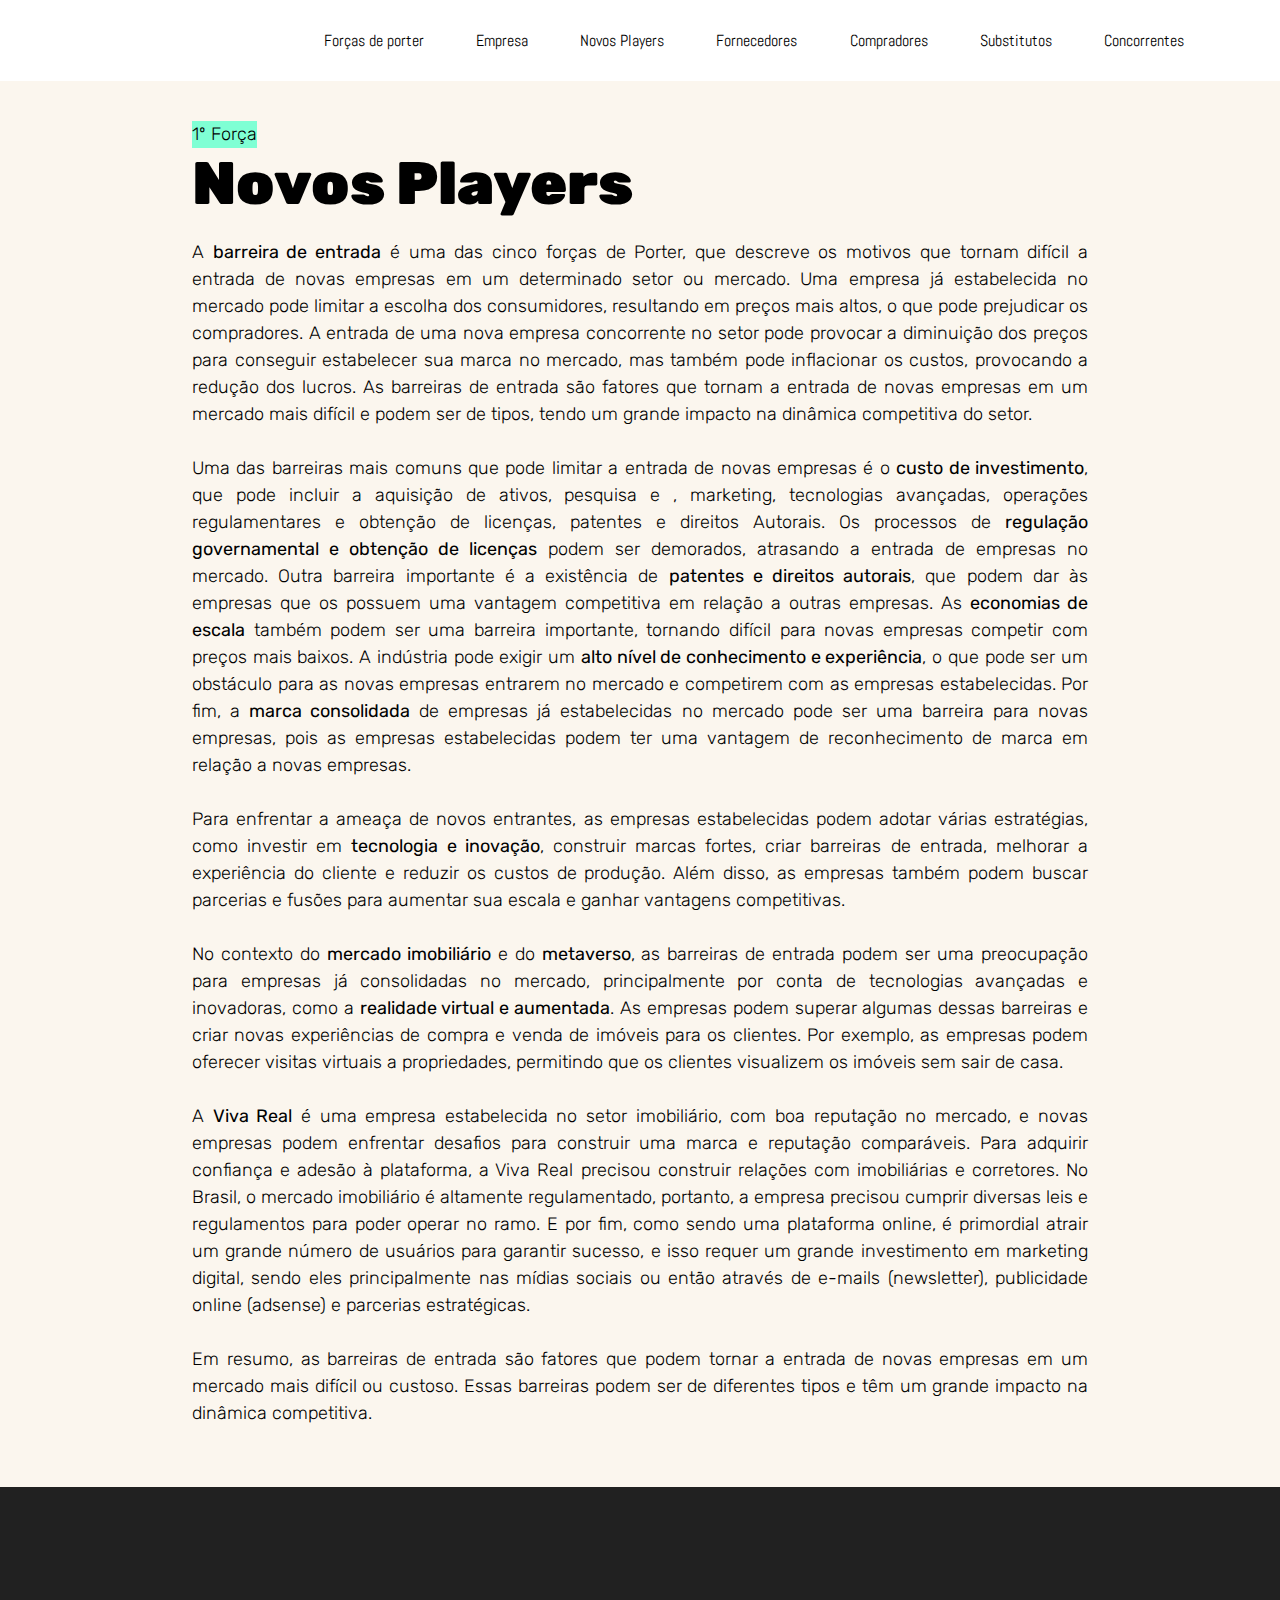
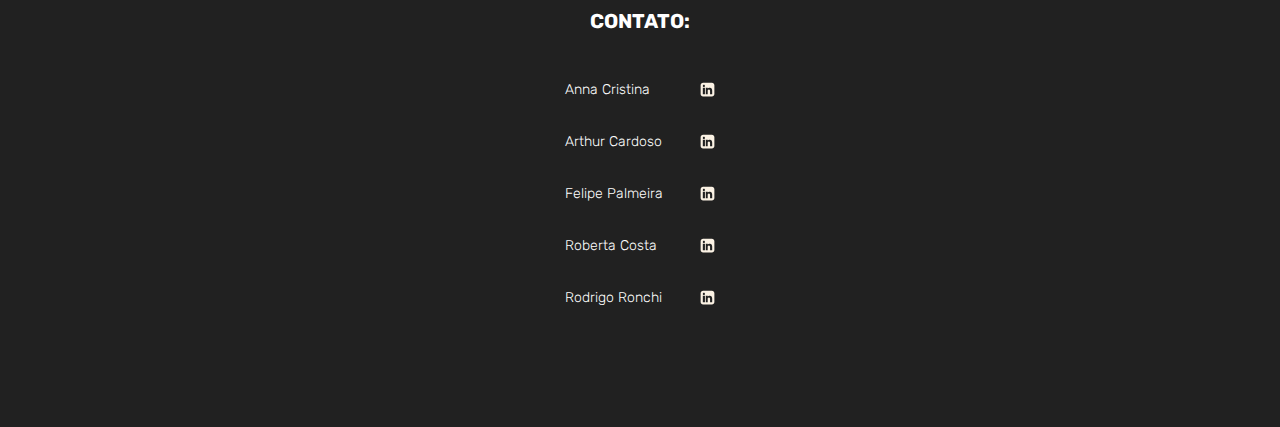
<file: novos-players.html>
<!DOCTYPE html>
<html lang="pt-BR">

<head>
    <meta charset="UTF-8">
    <meta http-equiv="X-UA-Compatible" content="IE=edge">
    <meta name="viewport" content="width=device-width, initial-scale=1.0">
    <link rel="shortcut icon" href="./images/favicon.svg" type="image/x-icon">
    <link
        href="https://fonts.googleapis.com/css2?family=Abel&family=Rubik:ital,wght@0,300;0,400;0,500;0,600;0,700;0,900;1,300;1,400;1,500;1,600;1,700&display=swap"
        rel="stylesheet">


    <link rel="stylesheet" href="./css/reset.css">
    <link rel="stylesheet" href="./css/style.css">
    <link rel="stylesheet" href="./css/novos-players.css">

    <title>Checkpoint 01</title>
</head>

<body>
    <header>
        <nav>

            <ul>
                <li><a href="./index.html">Forças de porter</a></li>
                <li><a href="./index.html">Empresa </a></li>
                <li><a href="./novos-players.html">Novos Players</a></li>
                <li><a href="./fornecedores.html">Fornecedores</a></li>
                <li><a href="./compradores.html">Compradores</a></li>
                <li><a href="./produtos-substitutos.html">Substitutos</a></li>
                <li><a href="./concorrentes.html">Concorrentes</a></li>
            </ul>
            <span class="menu-button">
                <svg viewBox="0 0 100 80" width="30" height="30">
                    <rect width="100" height="10"></rect>
                    <rect y="30" width="100" height="10"></rect>
                    <rect y="60" width="100" height="10"></rect>
                </svg>
            </span>
        </nav>
    </header>

    <main>

        <article>



            <div class="realce aquamarine-color ">
                <p>1º Força</p>
            </div>
            <h1>Novos Players </h1>

            <p>A <strong>barreira de entrada</strong> é uma das cinco forças de Porter, que descreve os motivos que
                tornam difícil a entrada de novas empresas em um determinado setor ou mercado. Uma empresa já
                estabelecida no mercado pode limitar a escolha dos consumidores, resultando em preços mais altos, o que
                pode prejudicar os compradores. A entrada de uma nova empresa concorrente no setor pode provocar a
                diminuição dos preços para conseguir estabelecer sua marca no mercado, mas também pode inflacionar os
                custos, provocando a redução dos lucros. As barreiras de entrada são fatores que tornam a entrada de
                novas empresas em um mercado mais difícil e podem ser de tipos, tendo um grande impacto na dinâmica
                competitiva do setor.<br><br>
                Uma das barreiras mais comuns que pode limitar a entrada de novas empresas é o <strong> custo de
                    investimento</strong>, que pode incluir a aquisição de ativos, pesquisa e , marketing, tecnologias
                avançadas, operações regulamentares e obtenção de licenças, patentes e direitos Autorais. Os processos
                de <strong> regulação governamental e obtenção de licenças</strong> podem ser demorados, atrasando a
                entrada de empresas no mercado. Outra barreira importante é a existência de <strong> patentes e direitos
                    autorais</strong>, que podem dar às empresas que os possuem uma vantagem competitiva em relação a
                outras empresas. As <strong> economias de escala</strong> também podem ser uma barreira importante,
                tornando difícil para novas empresas competir com preços mais baixos. A indústria pode exigir um
                <strong> alto nível de conhecimento e experiência</strong>, o que pode ser um obstáculo para as novas
                empresas entrarem no mercado e competirem com as empresas estabelecidas. Por fim, a <strong> marca
                    consolidada</strong> de empresas já estabelecidas no mercado pode ser uma barreira para novas
                empresas, pois as empresas estabelecidas podem ter uma vantagem de reconhecimento de marca em relação a
                novas empresas.<br><br>
                Para enfrentar a ameaça de novos entrantes, as empresas estabelecidas podem adotar várias estratégias,
                como investir em <strong>tecnologia e inovação</strong>, construir marcas fortes, criar barreiras de
                entrada, melhorar a experiência do cliente e reduzir os custos de produção. Além disso, as empresas
                também podem buscar parcerias e fusões para aumentar sua escala e ganhar vantagens competitivas.<br><br>
                No contexto do <strong>mercado imobiliário</strong> e do <strong>metaverso</strong>, as barreiras de
                entrada podem ser uma preocupação para empresas já consolidadas no mercado, principalmente por conta de
                tecnologias avançadas e inovadoras, como a <strong>realidade virtual e aumentada</strong>. As empresas
                podem superar algumas dessas barreiras e criar novas experiências de compra e venda de imóveis para os
                clientes. Por exemplo, as empresas podem oferecer visitas virtuais a propriedades, permitindo que os
                clientes visualizem os imóveis sem sair de casa.<br><br>
                A <strong>Viva Real</strong> é uma empresa estabelecida no setor imobiliário, com boa reputação no
                mercado, e novas empresas podem enfrentar desafios para construir uma marca e reputação comparáveis.
                Para adquirir confiança e adesão à plataforma, a Viva Real precisou construir relações com imobiliárias
                e corretores. No Brasil, o mercado imobiliário é altamente regulamentado, portanto, a empresa precisou
                cumprir diversas leis e regulamentos para poder operar no ramo. E por fim, como sendo uma plataforma
                online, é primordial atrair um grande número de usuários para garantir sucesso, e isso requer um grande
                investimento em marketing digital, sendo eles principalmente nas mídias sociais ou então através de
                e-mails (newsletter), publicidade online
                (adsense) e parcerias estratégicas.<br><br>
                Em resumo, as barreiras de entrada são fatores que podem tornar a entrada de novas empresas em um
                mercado mais difícil ou custoso. Essas barreiras podem ser de diferentes tipos e têm um grande impacto
                na dinâmica competitiva.

            </p>


        </article>

    </main>

    <footer>

        <section class="footer">
            <div class="footer-content">
                <h2>CONTATO:</h2>
                <nav>
                    <ul>
                        <li><a href="https://www.linkedin.com/in/anna-cristina-don%C3%A1-araujo-309bb815a/"
                                target="_blank"><img class="linkedin" src="./images/linkedin.svg"> <span
                                    class="span-contato">Anna Cristina</span> </a></li>
                        <li><a href="https://www.linkedin.com/in/arthurcardoso-/" target="_blank"><img class="linkedin"
                                    src="./images/linkedin.svg"> <span>Arthur Cardoso</span> </a></li>
                        <li><a href="https://www.linkedin.com/in/ffdev/" target="_blank"> <img class="linkedin"
                                    src="./images/linkedin.svg"> <span>Felipe Palmeira</span></a></li>
                        <li><a href="https://www.linkedin.com/in/roberta-costa-677209243/" target="_blank"><img
                                    class="linkedin" src="./images/linkedin.svg"> <span>Roberta Costa</span></a></li>
                        <li><a href="#https://www.linkedin.com/in/rodrigo-ronchi-b68145230/" target="_blank"><img
                                    class="linkedin" src="./images/linkedin.svg"> <span>Rodrigo Ronchi</span></a></li>

                    </ul>
                </nav>


            </div>
        </section>

    </footer>
    <script src="./js/script.js"></script>
</body>

</html>
</file>
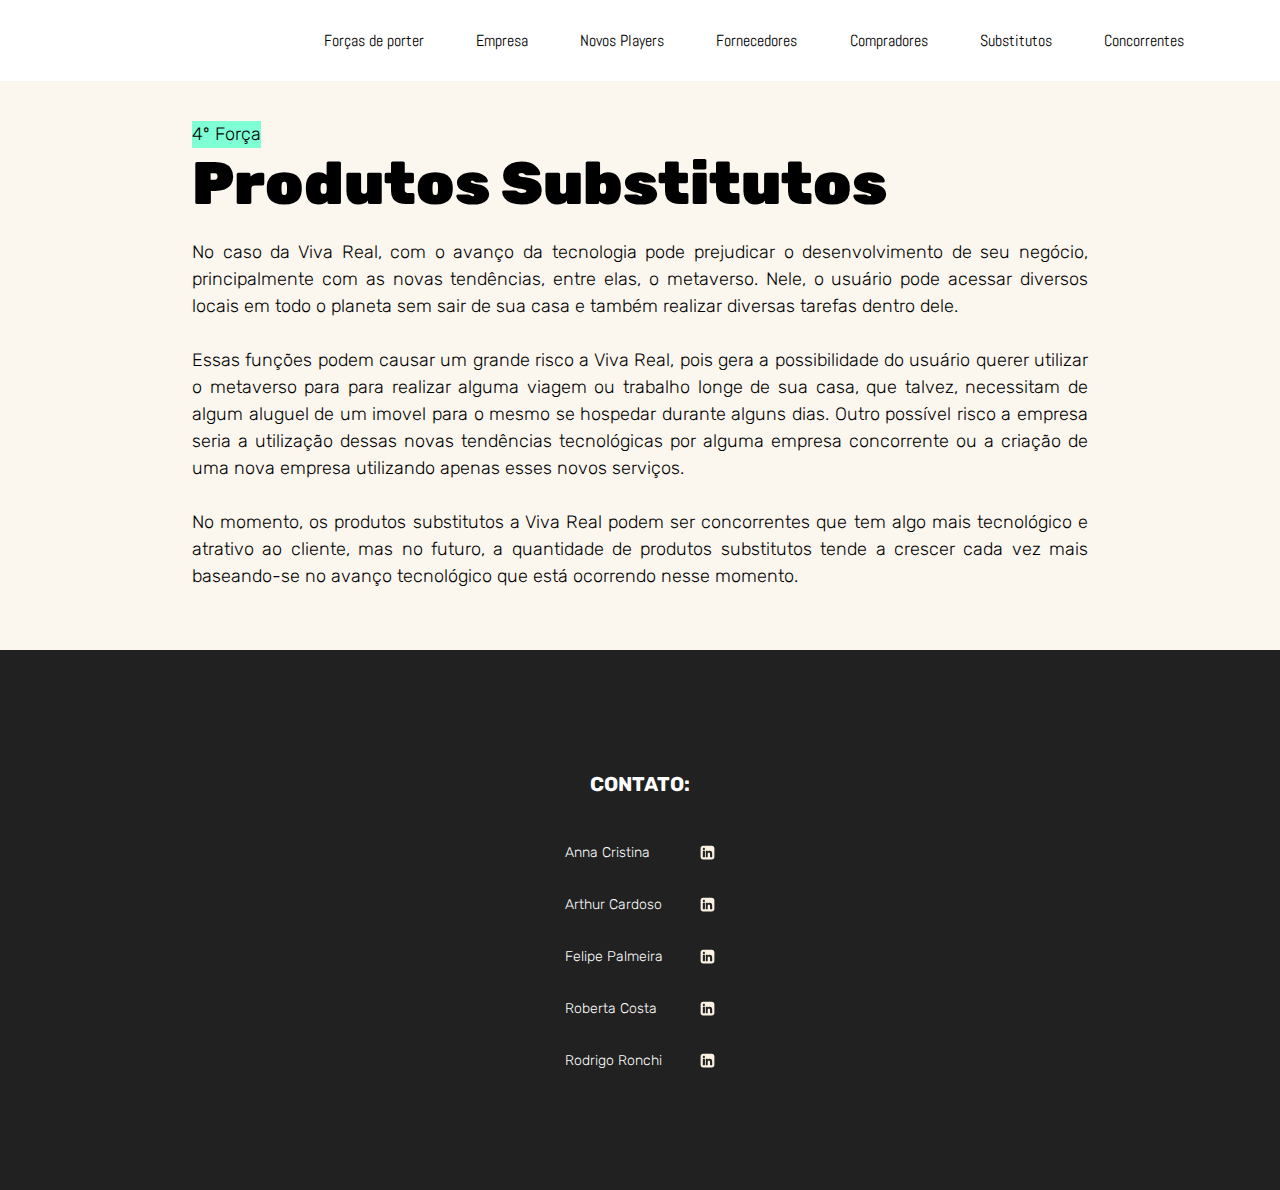
<file: produtos-substitutos.html>
<!DOCTYPE html>
<html lang="pt-BR">

<head>
    <meta charset="UTF-8">
    <meta http-equiv="X-UA-Compatible" content="IE=edge">
    <meta name="viewport" content="width=device-width, initial-scale=1.0">
    <link rel="shortcut icon" href="./images/favicon.svg" type="image/x-icon">
    <link
        href="https://fonts.googleapis.com/css2?family=Abel&family=Rubik:ital,wght@0,300;0,400;0,500;0,600;0,700;0,900;1,300;1,400;1,500;1,600;1,700&display=swap"
        rel="stylesheet">


    <link rel="stylesheet" href="./css/reset.css">
    <link rel="stylesheet" href="./css/style.css">
    <link rel="stylesheet" href="./css/produtos-substitutos.css">

    <title>Checkpoint 01</title>
</head>

<body>
    <header>
        <nav>

            <ul>
                <li><a href="./index.html">Forças de porter</a></li>
                <li><a href="./index.html">Empresa </a></li>
                <li><a href="./novos-players.html">Novos Players</a></li>
                <li><a href="./fornecedores.html">Fornecedores</a></li>
                <li><a href="./compradores.html">Compradores</a></li>
                <li><a href="./produtos-substitutos.html">Substitutos</a></li>
                <li><a href="./concorrentes.html">Concorrentes</a></li>
            </ul>

            <span class="menu-button">
                <svg viewBox="0 0 100 80" width="30" height="30">
                    <rect width="100" height="10"></rect>
                    <rect y="30" width="100" height="10"></rect>
                    <rect y="60" width="100" height="10"></rect>
                </svg>
            </span>
        </nav>
    </header>

    <main>
        <article>
            <div class="realce aquamarine-color ">
                <p>4º Força</p>
            </div>

            <h1>Produtos Substitutos </h1>

            <p>No caso da Viva Real, com o avanço da tecnologia pode prejudicar o desenvolvimento de seu negócio,
                principalmente com as novas tendências, entre elas, o metaverso. Nele, o usuário pode acessar diversos
                locais em todo o planeta sem sair de sua casa e também realizar diversas tarefas dentro dele. <br><br>
                Essas funções podem causar um grande risco a Viva Real, pois gera a possibilidade do usuário querer
                utilizar o metaverso para para realizar alguma viagem ou trabalho longe de sua casa, que talvez,
                necessitam de algum aluguel de um imovel para o mesmo se hospedar durante alguns dias. Outro possível
                risco a empresa seria a utilização dessas novas tendências tecnológicas por alguma empresa concorrente
                ou a criação de uma nova empresa utilizando apenas esses novos serviços.<br><br>
                No momento, os produtos substitutos a Viva Real podem ser concorrentes que tem algo mais tecnológico e
                atrativo ao cliente, mas no futuro, a quantidade de produtos substitutos tende a crescer cada vez mais
                baseando-se no avanço tecnológico que está ocorrendo nesse momento.
            </p>

        </article>

    </main>

    <footer>

        <section class="footer">
            <div class="footer-content">
                <h2>CONTATO:</h2>
                <nav>
                    <ul>
                        <li><a href="https://www.linkedin.com/in/anna-cristina-don%C3%A1-araujo-309bb815a/"
                                target="_blank"><img class="linkedin" src="./images/linkedin.svg"> <span
                                    class="span-contato">Anna Cristina</span> </a></li>
                        <li><a href="https://www.linkedin.com/in/arthurcardoso-/" target="_blank"><img class="linkedin"
                                    src="./images/linkedin.svg"> <span>Arthur Cardoso</span> </a></li>
                        <li><a href="https://www.linkedin.com/in/ffdev/" target="_blank"> <img class="linkedin"
                                    src="./images/linkedin.svg"> <span>Felipe Palmeira</span></a></li>
                        <li><a href="https://www.linkedin.com/in/roberta-costa-677209243/" target="_blank"><img
                                    class="linkedin" src="./images/linkedin.svg"> <span>Roberta Costa</span></a></li>
                        <li><a href="#https://www.linkedin.com/in/rodrigo-ronchi-b68145230/" target="_blank"><img
                                    class="linkedin" src="./images/linkedin.svg"> <span>Rodrigo Ronchi</span></a></li>

                    </ul>
                </nav>


            </div>
        </section>

    </footer>
    <script src="./js/script.js"></script>
</body>

</html>
</file>
<file: css/style.css>
html {
    font-size: 62.5%;
    scroll-behavior: smooth;
}

.favicon {
    fill: white;
}


:root {
    --checkpoint-background: coral;

}

body {
    font-size: 100%;
    font-family: 'Rubik', sans-serif;
    overflow-x: hidden;
}

header {
    background-color: white;
    width: 100%;
    position: fixed;
    padding: 30px 0;
    font-size: 1.6rem;
    z-index: 99;
}

header nav {
    max-width: 1140px;
    margin: 0 auto;
    display: flex;
    justify-content: flex-end;
}

header nav ul {
    width: 65%;
    font-family: 'Abel', sans-serif;
    color: black;
    display: flex;
}

.headline {
    display: flex;
    align-items: center;
    width: 80%;
}

/* 
    .porter{
      flex-direction: row;
    } */

.porter {
    flex-direction: row-reverse;
}

.txt {
    opacity: 0;
    transition: opacity 0.8s ease-in-out;
}

.txt.show {
    opacity: 1;
}

.txt {
    width: 55%;
}

#home .txt {
    transition: 1.5s ease-in-out;
    position: relative;
    bottom: 500px;
    z-index: 0;
}

.txt-animation {
    bottom: 25px !important;
}

.illustration {
    width: 45%;
    max-width: 550px;
    text-align: center;
}

.home-illustration-width {
    opacity: 0;
    visibility: hidden;
    width: 60%;
    max-width: 620px;
}

.home-illustration {
    opacity: 0;
    visibility: hidden;
    transition: 2s ease-in-out;
    max-width: 620px;
}

.illustration-visible {
    opacity: 1;
    visibility: visible;
}

img {
    width: 100%;
}

.bg {
    width: 100vw;
    height: 100vh;
    background-color: rgb(251, 246, 238);
}

.realce {
    display: inline-block;

}

.checkpoint-color {
    background-color: var(--checkpoint-background);
}

.aquamarine-color {
    background-color: aquamarine;
}

.coral-color {
    background-color: coral;
}

.image-size {
    width: 80%;
}

.fiap-logo {
    width: 95px;
}

.footer {
    flex-direction: column;
    color: white;
    width: 100vw;
    height: 60vh;
    background-color: rgb(33, 33, 33);


}

.linkedin {
    width: 15px;
}

.footer-content {
    width: 50vw;
    height: 33vh;
    display: flex;
    flex-direction: column;
    justify-content: space-between;
    align-items: center;


    /*   border: 1px solid white; */
}

.footer h2 {
    font-size: 2rem;
}

.footer p {
    font-size: 1.2rem;
}


.footer-content nav ul {
    display: flex;
    flex-direction: column;
    justify-content: space-between;
    align-items: center;
    font-size: 1.4rem;
    font-weight: 300;
    width: 250px;
    height: 25vh;
    /*    border: 1px solid white; */
}

/* .footer-content nav ul li{
      justify-content: center;
    } */

.footer-content nav ul li a {
    display: flex;
    flex-direction: row-reverse;
    justify-content: space-between;
    width: 150px;
}



.button-outline-fill {
    margin-top: 20px;
    font-size: 1.3rem;
    display: inline-block;
    padding: 12px 24px;
    border: 2px solid #000;
    border-radius: 25px;
    background-color: transparent;
    text-decoration: none;
    transition: all 0.3s ease-in-out;
}

.button-outline-fill:hover {
    color: #fff;
    background-color: black;
}

.button-outline-fill:active {
    background-color: #0056b3;
    border-color: #0056b3;
}



/* RESPONSIVE */

/* Small devices (landscape phones, 576px and up) */
@media (max-width: 767px) {
    .menu-button {
        fill: black;
        right: 15px;
        top: 10px;
        display: block;
        margin-right: 10%;
    }


    .top-nav-responsive {
        text-align: center;
        display: flex;
        flex-direction: column;
        align-items: center;
        height: 100vh;
        background-color: white;
    }

    .top-nav-responsive li {
        margin-top: 60px;
    }

    h1 {
        font-size: 300%;
        font-weight: 900;
        margin-bottom: 20px;
    }

    p {
        font-size: 1.5rem;
        font-weight: 300;
        line-height: 1.5;
    }


    header nav ul {
        display: none;
    }

    header {
        padding: 20px 0 20px 0;
    }

    section {
        display: flex;
        flex-direction: column;
        justify-content: center;
        align-items: center;
        width: 100vw;
        height: 100vh;
        background-color: white;
    }

    .headline {
        display: flex;
        flex-direction: column;
        align-items: center;
        width: 100%;
    }

    .txt {
        text-align: center;
        width: 80%;
    }

    .txt p {
        text-align: start;
    }

    #home .txt p {
        text-align: center !important;
    }

    .illustration {
        width: 60%;
        margin-top: 30px;
    }
}

/* Medium devices (tablets, 768px and up) */
@media (min-width: 768px) {
    .menu-button {
        fill: black;
        right: 15px;
        top: 10px;
        display: none;
    }

    h1 {
        font-size: 3.9rem;
        font-weight: 900;
        margin-bottom: 20px;
    }

    p {
        font-size: 1.8rem;
        font-weight: 300;
        line-height: 1.5;
    }

    header nav {
        justify-content: center;
    }

    header nav ul {
        width: 80%;
        justify-content: space-around;
    }

    section {
        display: flex;
        justify-content: center;
        align-items: center;
        width: 100vw;
        height: 100vh;
        background-color: white;
    }
}

/* Extra large devices (large desktops, 1200px and up) */
@media (min-width: 1200px) {
    header nav {
        justify-content: flex-end;
    }

    .h1-home {
        font-size: 6.2rem;
    }

    .p-home {
        font-size: 2.5rem;
    }
}
</file>
<file: css/fornecedores.css>
header {
    /* era essa propriedade aqui que eu não lembrava :) */
    position: static;

}

body {
    background-color: rgb(251, 246, 238);
}

article {

    margin: 40px auto;
    margin-bottom: 60px;
    width: 70%;


}

h1 {
    font-size: 6rem;
}

p {

    text-align: justify;

}

@media (max-width: 767px) {
    article {

        margin: 40px auto;
        margin-bottom: 60px;
        width: 80%;


    }

    h1 {
        font-size: 4rem;
    }

    p {

        text-align: left;

    }
}
</file>
<file: css/concorrentes.css>
header {
    /* era essa propriedade aqui que eu não lembrava :) */
    position: static;

}

body {
    background-color: rgb(251, 246, 238);
}

article {

    margin: 40px auto;
    margin-bottom: 60px;
    width: 70%;


}

h1 {
    font-size: 6rem;
}

p {

    text-align: justify;

}

.txt-list li {
    font-weight: 300;
    padding-left: 10px;
    line-height: 3rem;
    margin-left: 50px;
    font-size: 1.6rem;
    list-style: disc;
}

@media (max-width: 767px) {
    article {

        margin: 40px auto;
        margin-bottom: 60px;
        width: 80%;


    }

    h1 {
        font-size: 4rem;
    }

    p {

        text-align: left;

    }
}
</file>
<file: css/novos-players.css>
header {
    /* era essa propriedade aqui que eu não lembrava :) */
    position: static;

}

body {
    background-color: rgb(251, 246, 238);
}

article {

    margin: 40px auto;
    margin-bottom: 60px;
    width: 70%;


}

h1 {
    font-size: 6rem;
}

/* justificando o texto :)  */
p {

    text-align: justify;

}

@media (max-width: 767px) {
    article {

        margin: 40px auto;
        margin-bottom: 60px;
        width: 80%;


    }

    h1 {
        font-size: 4rem;
    }

    p {

        text-align: left;

    }
}
</file>
<file: css/produtos-substitutos.css>
header {

    position: static;

}

body {
    background-color: rgb(251, 246, 238);
}

article {

    margin: 40px auto;
    margin-bottom: 60px;
    width: 70%;


}

h1 {
    font-size: 6rem;
}

p {

    text-align: justify;

}

@media (max-width: 767px) {
    article {

        margin: 40px auto;
        margin-bottom: 60px;
        width: 80%;


    }

    h1 {
        font-size: 4rem;
    }

    p {

        text-align: left;

    }
}
</file>
